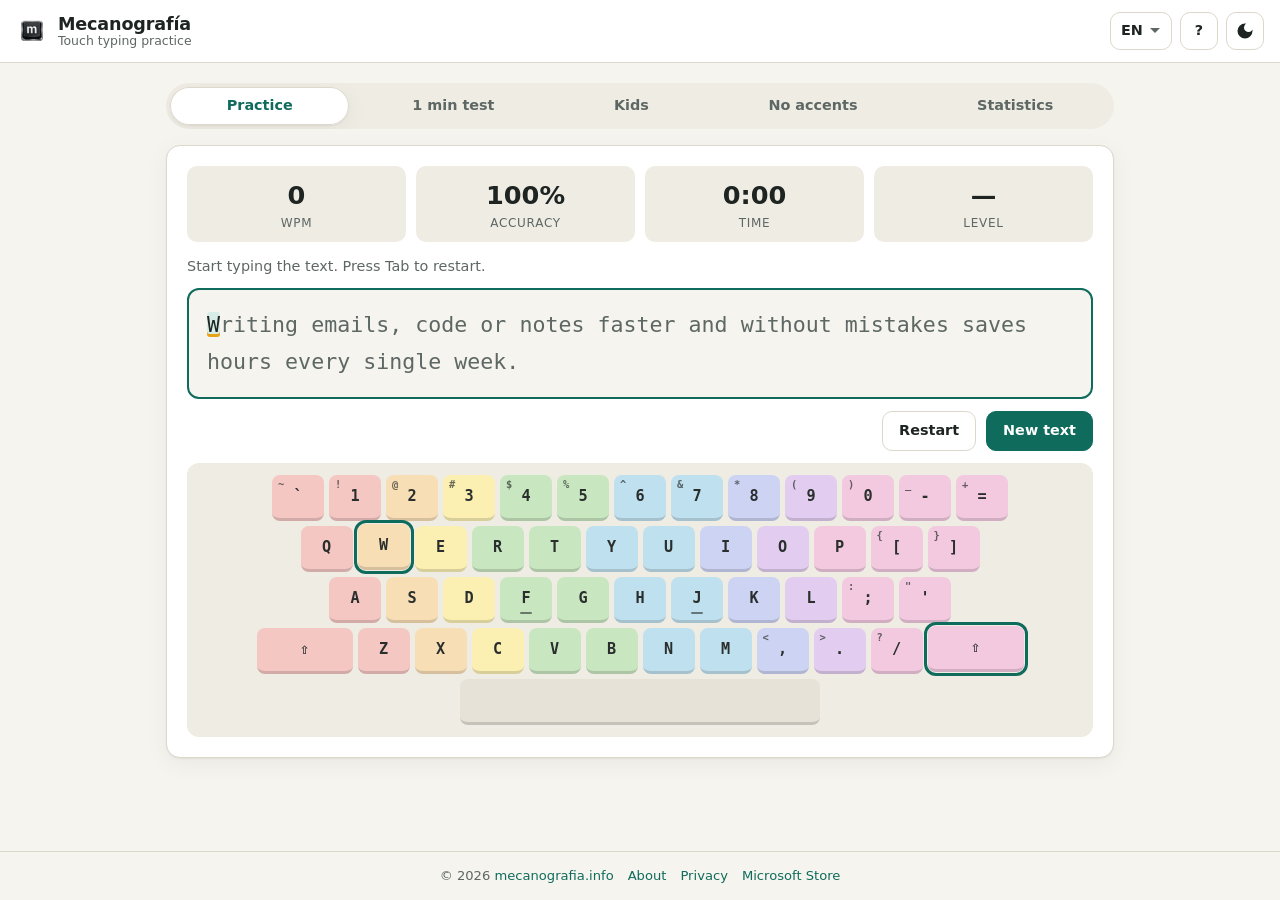
<file: index.html>
<!doctype html>
<html lang="es">
<head>
  <meta charset="utf-8">
  <meta name="viewport" content="width=device-width, initial-scale=1, viewport-fit=cover, interactive-widget=resizes-content">
  <title>Mecanografía Info</title>
  <meta name="description" content="Practica mecanografía en español gratis y sin conexión: tildes, ñ, ¿ ¡, test de velocidad, modo niños y estadísticas.">
  <meta name="theme-color" content="#0f6b5c" media="(prefers-color-scheme: light)">
  <meta name="theme-color" content="#0d1714" media="(prefers-color-scheme: dark)">
  <meta name="color-scheme" content="light dark">
  <link rel="manifest" href="manifest.webmanifest">
  <link rel="icon" href="icons/favicon.ico" sizes="any">
  <link rel="icon" href="icons/icon-96.png" sizes="96x96" type="image/png">
  <link rel="icon" href="icons/icon-32.png" sizes="32x32" type="image/png">
  <link rel="apple-touch-icon" href="icons/icon-192.png">
  <link rel="stylesheet" href="css/styles.css">
  <style>
    /* Keep the skip link hidden even if an older cached styles.css is served. */
    .skip-link:not(:focus) { position: absolute; width: 1px; height: 1px; overflow: hidden; clip: rect(0 0 0 0); white-space: nowrap; }
  </style>
  <script>
    // Apply the saved theme before first paint to avoid a flash.
    try { const t = localStorage.getItem('mi.theme'); if (t) document.documentElement.dataset.theme = t; } catch {}
  </script>
</head>
<body>
  <a class="skip-link" href="#main" data-i18n="skip">Ir al contenido</a>
  <header class="topbar">
    <a class="brand" href="./" aria-label="Mecanografía Info">
      <img src="icons/icon-96.png" alt="" width="32" height="32" class="brand-icon">
      <span class="brand-text">
        <strong>Mecanografía</strong>
        <small data-i18n="tagline">Práctica de mecanografía en español</small>
      </span>
    </a>
    <div class="top-actions">
      <button id="installBtn" class="btn btn-ghost" hidden data-i18n="install">Instalar app</button>
      <label class="visually-hidden" for="langSelect" data-i18n="language">Idioma</label>
      <select id="langSelect" class="select" aria-label="Idioma">
        <option value="es">ES</option>
        <option value="en">EN</option>
        <option value="ca">CA</option>
      </select>
      <button id="helpBtn" class="icon-btn" data-i18n-title="help" title="Ayuda" aria-label="Ayuda">?</button>
      <button id="themeBtn" class="icon-btn" data-i18n-title="theme" title="Cambiar tema" aria-label="Cambiar tema">
        <svg viewBox="0 0 24 24" width="20" height="20" aria-hidden="true"><path fill="currentColor" d="M12 3a9 9 0 1 0 9 9c0-.46-.04-.92-.1-1.36a5.4 5.4 0 0 1-9.54-4.98A5.4 5.4 0 0 1 13.36 3.1 9.3 9.3 0 0 0 12 3Z"/></svg>
      </button>
    </div>
  </header>

  <main id="main">
    <nav class="modes" role="tablist" data-i18n-title="modes" aria-label="Modos">
      <button class="mode" role="tab" data-mode="practice" data-i18n="practice" aria-selected="true">Práctica</button>
      <button class="mode" role="tab" data-mode="test" data-i18n="test" aria-selected="false">Test 1 min</button>
      <button class="mode" role="tab" data-mode="kids" data-i18n="kids" aria-selected="false">Niños</button>
      <button class="mode" role="tab" data-mode="noaccents" data-i18n="noAccents" aria-selected="false">Sin tildes</button>
      <button class="mode" role="tab" data-mode="stats" data-i18n="stats" aria-selected="false">Estadísticas</button>
    </nav>

    <section id="trainer" class="panel">
      <div class="metrics" aria-live="polite">
        <div class="metric"><span class="metric-value" id="wpm">0</span><span class="metric-label" data-i18n="wpm">PPM</span></div>
        <div class="metric"><span class="metric-value" id="acc">100%</span><span class="metric-label" data-i18n="accuracy">Precisión</span></div>
        <div class="metric"><span class="metric-value" id="time">0:00</span><span class="metric-label" data-i18n="time">Tiempo</span></div>
        <div class="metric"><span class="metric-value" id="level">—</span><span class="metric-label" data-i18n="level">Nivel</span></div>
      </div>

      <p id="hint" class="hint" data-i18n="hint">Empieza a escribir el texto. Pulsa Tab para reiniciar.</p>

      <div id="textBox" class="text-box" tabindex="0" aria-describedby="hint">
        <div id="text" class="text" aria-hidden="true"></div>
        <textarea id="input" class="typing-input" autocomplete="off" autocorrect="off" autocapitalize="none" spellcheck="false" data-i18n-title="typeHere" aria-label="Escribe aquí"></textarea>
      </div>

      <div id="result" class="result" hidden>
        <strong data-i18n="done">¡Terminado!</strong>
        <span id="resultLine"></span>
      </div>

      <div class="controls">
        <button id="restartBtn" class="btn" data-i18n="restart">Reiniciar</button>
        <button id="newBtn" class="btn btn-primary" data-i18n="newText">Nuevo texto</button>
      </div>

      <div id="keyboard" class="keyboard" aria-hidden="true"></div>
    </section>

    <section id="stats" class="panel" hidden>
      <div class="metrics">
        <div class="metric"><span class="metric-value" id="statBest">0</span><span class="metric-label" data-i18n="best">Mejor PPM</span></div>
        <div class="metric"><span class="metric-value" id="statAvg">0</span><span class="metric-label" data-i18n="avg">Media PPM</span></div>
        <div class="metric"><span class="metric-value" id="statCount">0</span><span class="metric-label" data-i18n="sessions">Sesiones</span></div>
      </div>
      <h2 data-i18n="history">Últimas sesiones</h2>
      <p id="statsEmpty" class="hint" data-i18n="empty">Aún no hay sesiones.</p>
      <div id="chart" class="chart" role="img" aria-label="PPM"></div>
      <button id="resetStats" class="btn btn-danger" data-i18n="reset">Borrar estadísticas</button>
    </section>
  </main>

  <footer class="footer">
    <span>© <span id="year"></span> <a href="https://mecanografia.info/" target="_blank" rel="noopener">mecanografia.info</a></span>
    <a href="about.html" data-i18n="about">Acerca de</a>
    <a href="privacy.html" data-i18n="privacy">Privacidad</a>
    <a href="https://apps.microsoft.com/detail/9mtgzl7g21vp" target="_blank" rel="noopener noreferrer" data-i18n="store">Microsoft Store</a>
  </footer>

  <dialog id="helpDialog" class="dialog">
    <h2 data-i18n="helpTitle">Cómo practicar</h2>
    <ul id="helpList"></ul>
    <form method="dialog"><button class="btn btn-primary" data-i18n="close">Cerrar</button></form>
  </dialog>

  <div id="toast" class="toast" role="status" hidden></div>

  <script type="module" src="js/app.js"></script>
</body>
</html>
</file>
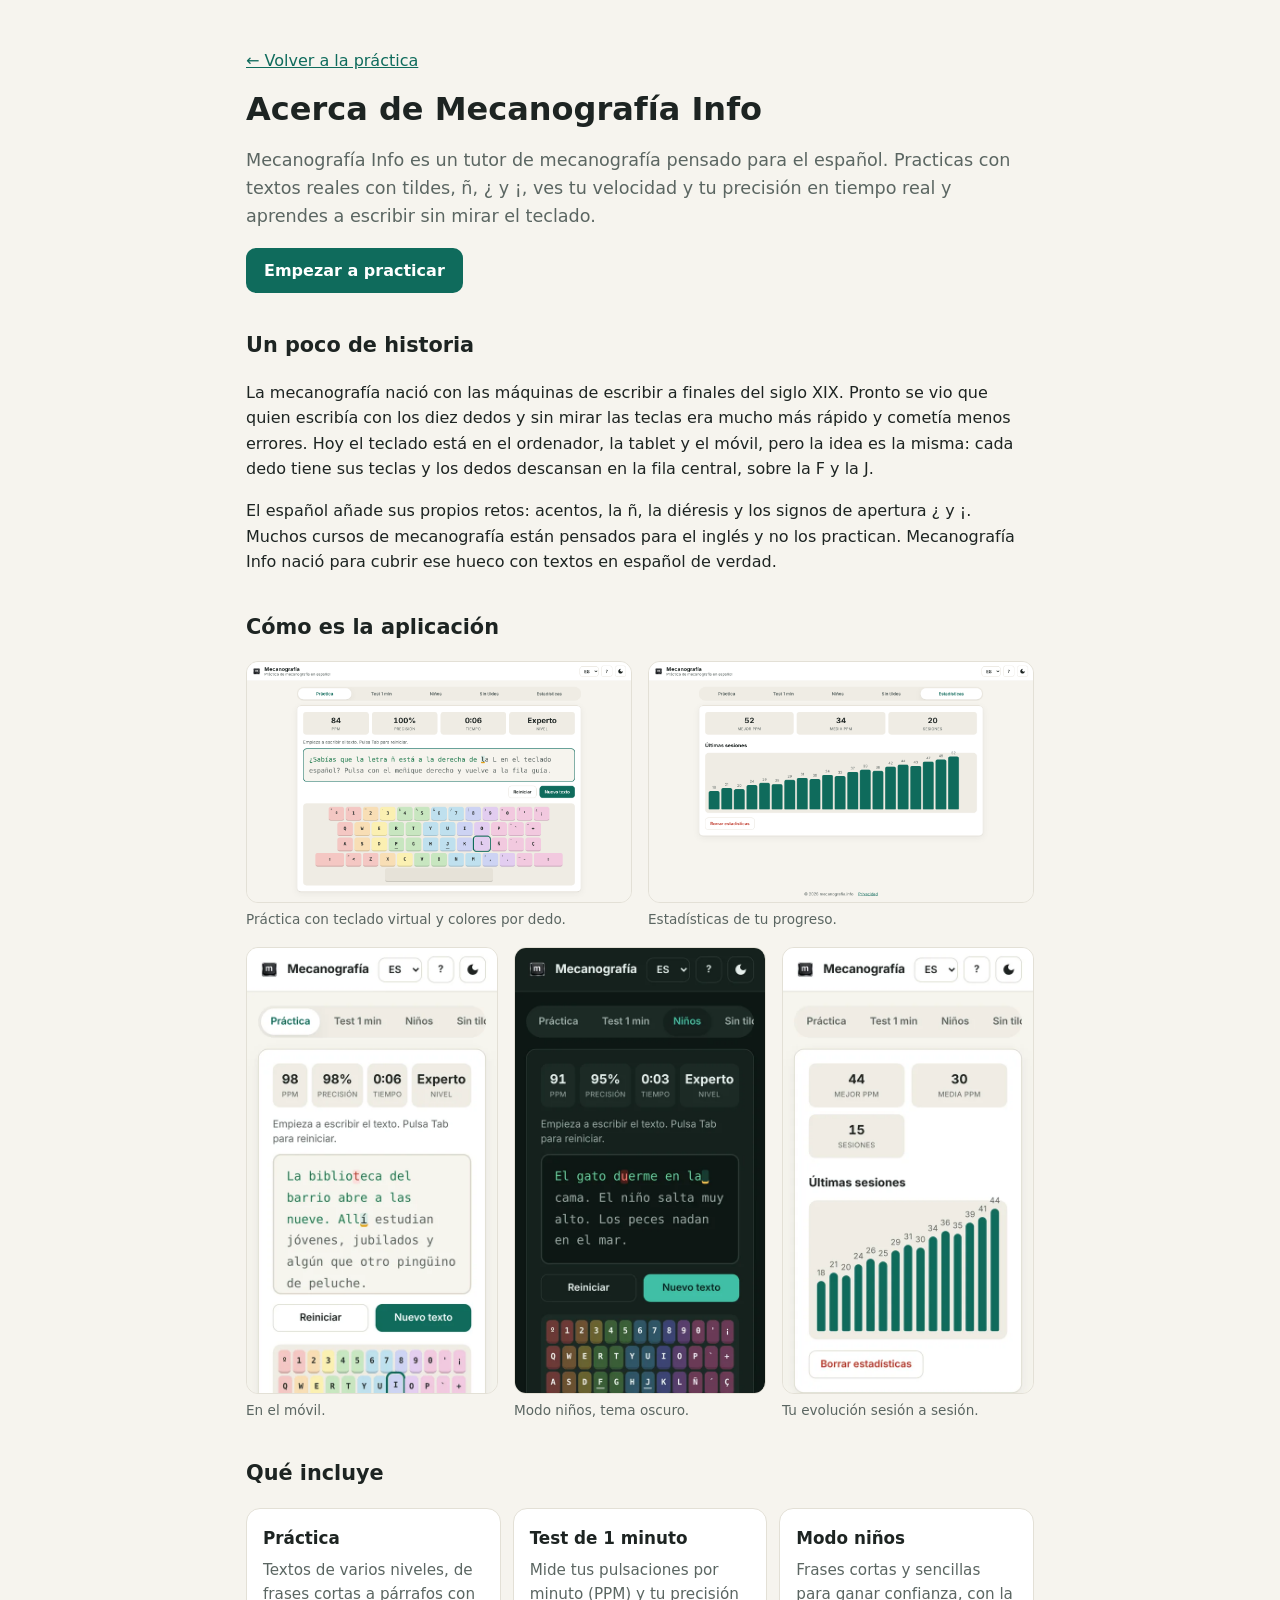
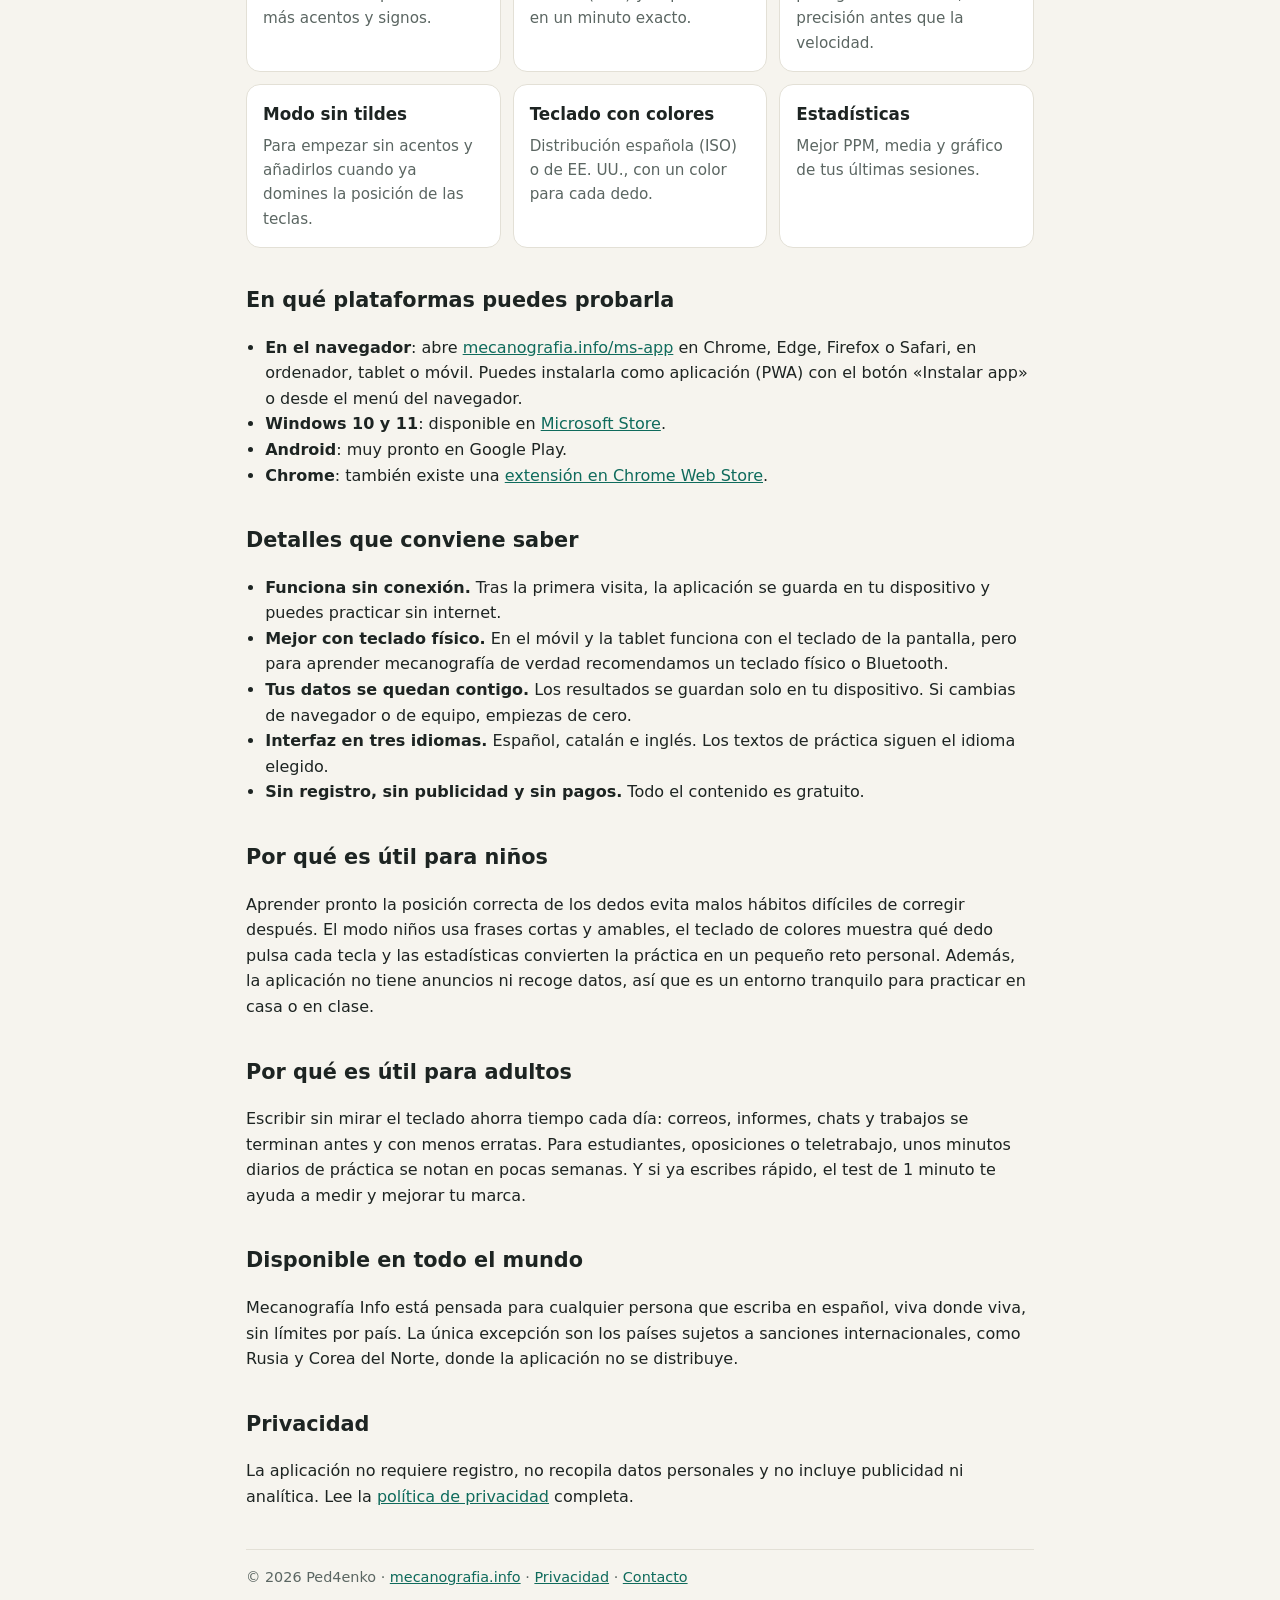
<file: about.html>
<!doctype html>
<html lang="es">
<head>
  <meta charset="utf-8">
  <meta name="viewport" content="width=device-width, initial-scale=1">
  <title>Mecanografía Info · Acerca de</title>
  <meta name="description" content="Qué es Mecanografía Info, en qué plataformas puedes usarla y por qué es útil para niños y adultos.">
  <link rel="icon" href="icons/favicon.ico" sizes="any">
  <style>
    :root { --bg: #f6f4ee; --fg: #1d2422; --muted: #5b6662; --card: #ffffff; --line: #e3e0d6; --accent: #0f6b5c; }
    @media (prefers-color-scheme: dark) { :root { --bg: #0d1714; --fg: #e8efec; --muted: #9fb0aa; --card: #13221d; --line: #22362f; --accent: #3fbfa5; } }
    * { box-sizing: border-box; }
    body { margin: 0; font: 16px/1.6 "Segoe UI", system-ui, sans-serif; background: var(--bg); color: var(--fg); }
    main { max-width: 820px; margin: 0 auto; padding: 32px 16px 48px; }
    a { color: var(--accent); }
    h1 { font-size: 2rem; line-height: 1.2; margin: 0.5rem 0 0.75rem; }
    h2 { margin-top: 2.25rem; font-size: 1.3rem; }
    .lead { font-size: 1.1rem; color: var(--muted); }
    .grid { display: grid; gap: 12px; grid-template-columns: repeat(auto-fit, minmax(220px, 1fr)); }
    .card { background: var(--card); border: 1px solid var(--line); border-radius: 14px; padding: 16px; }
    .card h3 { margin: 0 0 6px; font-size: 1.05rem; }
    .card p { margin: 0; color: var(--muted); font-size: 0.95rem; }
    figure { margin: 0; }
    figure img { width: 100%; height: auto; display: block; border-radius: 12px; border: 1px solid var(--line); }
    figcaption { font-size: 0.85rem; color: var(--muted); margin-top: 6px; }
    .shots-wide { display: grid; gap: 16px; grid-template-columns: repeat(auto-fit, minmax(300px, 1fr)); }
    .shots-phone { display: grid; gap: 16px; grid-template-columns: repeat(3, 1fr); margin-top: 16px; }
    @media (max-width: 520px) { .shots-phone { grid-template-columns: repeat(2, 1fr); } }
    ul { padding-left: 1.2rem; }
    .btn { display: inline-block; background: var(--accent); color: #fff; text-decoration: none; padding: 10px 18px; border-radius: 10px; font-weight: 600; }
    @media (prefers-color-scheme: dark) { .btn { color: #0d1714; } }
    footer { border-top: 1px solid var(--line); margin-top: 40px; padding-top: 16px; font-size: 0.9rem; color: var(--muted); }
  </style>
</head>
<body>
  <main>
    <p><a href="./">← Volver a la práctica</a></p>
    <h1>Acerca de Mecanografía Info</h1>
    <p class="lead">Mecanografía Info es un tutor de mecanografía pensado para el español. Practicas con textos reales con tildes, ñ, ¿ y ¡, ves tu velocidad y tu precisión en tiempo real y aprendes a escribir sin mirar el teclado.</p>
    <p><a class="btn" href="./">Empezar a practicar</a></p>

    <h2>Un poco de historia</h2>
    <p>La mecanografía nació con las máquinas de escribir a finales del siglo XIX. Pronto se vio que quien escribía con los diez dedos y sin mirar las teclas era mucho más rápido y cometía menos errores. Hoy el teclado está en el ordenador, la tablet y el móvil, pero la idea es la misma: cada dedo tiene sus teclas y los dedos descansan en la fila central, sobre la F y la J.</p>
    <p>El español añade sus propios retos: acentos, la ñ, la diéresis y los signos de apertura ¿ y ¡. Muchos cursos de mecanografía están pensados para el inglés y no los practican. Mecanografía Info nació para cubrir ese hueco con textos en español de verdad.</p>

    <h2>Cómo es la aplicación</h2>
    <div class="shots-wide">
      <figure>
        <img src="screenshots/wide-practice.png" width="1280" height="800" alt="Modo práctica con texto en español y teclado virtual con colores por dedo" loading="lazy">
        <figcaption>Práctica con teclado virtual y colores por dedo.</figcaption>
      </figure>
      <figure>
        <img src="screenshots/wide-stats.png" width="1280" height="800" alt="Estadísticas con la mejor velocidad, la media y el gráfico de sesiones" loading="lazy">
        <figcaption>Estadísticas de tu progreso.</figcaption>
      </figure>
    </div>
    <div class="shots-phone">
      <figure>
        <img src="screenshots/phone/1-practice.webp" width="540" height="960" alt="Práctica en el móvil" loading="lazy">
        <figcaption>En el móvil.</figcaption>
      </figure>
      <figure>
        <img src="screenshots/phone/3-kids-dark.webp" width="540" height="960" alt="Modo niños con tema oscuro" loading="lazy">
        <figcaption>Modo niños, tema oscuro.</figcaption>
      </figure>
      <figure>
        <img src="screenshots/phone/5-stats.webp" width="540" height="960" alt="Estadísticas en el móvil" loading="lazy">
        <figcaption>Tu evolución sesión a sesión.</figcaption>
      </figure>
    </div>

    <h2>Qué incluye</h2>
    <div class="grid">
      <div class="card"><h3>Práctica</h3><p>Textos de varios niveles, de frases cortas a párrafos con más acentos y signos.</p></div>
      <div class="card"><h3>Test de 1 minuto</h3><p>Mide tus pulsaciones por minuto (PPM) y tu precisión en un minuto exacto.</p></div>
      <div class="card"><h3>Modo niños</h3><p>Frases cortas y sencillas para ganar confianza, con la precisión antes que la velocidad.</p></div>
      <div class="card"><h3>Modo sin tildes</h3><p>Para empezar sin acentos y añadirlos cuando ya domines la posición de las teclas.</p></div>
      <div class="card"><h3>Teclado con colores</h3><p>Distribución española (ISO) o de EE. UU., con un color para cada dedo.</p></div>
      <div class="card"><h3>Estadísticas</h3><p>Mejor PPM, media y gráfico de tus últimas sesiones.</p></div>
    </div>

    <h2>En qué plataformas puedes probarla</h2>
    <ul>
      <li><strong>En el navegador</strong>: abre <a href="./">mecanografia.info/ms-app</a> en Chrome, Edge, Firefox o Safari, en ordenador, tablet o móvil. Puedes instalarla como aplicación (PWA) con el botón «Instalar app» o desde el menú del navegador.</li>
      <li><strong>Windows 10 y 11</strong>: disponible en <a href="https://apps.microsoft.com/detail/9mtgzl7g21vp" target="_blank" rel="noopener noreferrer">Microsoft Store</a>.</li>
      <li><strong>Android</strong>: muy pronto en Google Play.</li>
      <li><strong>Chrome</strong>: también existe una <a href="https://chromewebstore.google.com/detail/kjafeldbajjbpnjpjdpiahmccpkgmmgb" target="_blank" rel="noopener noreferrer">extensión en Chrome Web Store</a>.</li>
    </ul>

    <h2>Detalles que conviene saber</h2>
    <ul>
      <li><strong>Funciona sin conexión.</strong> Tras la primera visita, la aplicación se guarda en tu dispositivo y puedes practicar sin internet.</li>
      <li><strong>Mejor con teclado físico.</strong> En el móvil y la tablet funciona con el teclado de la pantalla, pero para aprender mecanografía de verdad recomendamos un teclado físico o Bluetooth.</li>
      <li><strong>Tus datos se quedan contigo.</strong> Los resultados se guardan solo en tu dispositivo. Si cambias de navegador o de equipo, empiezas de cero.</li>
      <li><strong>Interfaz en tres idiomas.</strong> Español, catalán e inglés. Los textos de práctica siguen el idioma elegido.</li>
      <li><strong>Sin registro, sin publicidad y sin pagos.</strong> Todo el contenido es gratuito.</li>
    </ul>

    <h2>Por qué es útil para niños</h2>
    <p>Aprender pronto la posición correcta de los dedos evita malos hábitos difíciles de corregir después. El modo niños usa frases cortas y amables, el teclado de colores muestra qué dedo pulsa cada tecla y las estadísticas convierten la práctica en un pequeño reto personal. Además, la aplicación no tiene anuncios ni recoge datos, así que es un entorno tranquilo para practicar en casa o en clase.</p>

    <h2>Por qué es útil para adultos</h2>
    <p>Escribir sin mirar el teclado ahorra tiempo cada día: correos, informes, chats y trabajos se terminan antes y con menos erratas. Para estudiantes, oposiciones o teletrabajo, unos minutos diarios de práctica se notan en pocas semanas. Y si ya escribes rápido, el test de 1 minuto te ayuda a medir y mejorar tu marca.</p>

    <h2>Disponible en todo el mundo</h2>
    <p>Mecanografía Info está pensada para cualquier persona que escriba en español, viva donde viva, sin límites por país. La única excepción son los países sujetos a sanciones internacionales, como Rusia y Corea del Norte, donde la aplicación no se distribuye.</p>

    <h2>Privacidad</h2>
    <p>La aplicación no requiere registro, no recopila datos personales y no incluye publicidad ni analítica. Lee la <a href="privacy.html">política de privacidad</a> completa.</p>

    <footer>
      © 2026 Ped4enko · <a href="https://mecanografia.info/">mecanografia.info</a> · <a href="privacy.html">Privacidad</a> · <a href="https://mecanografia.info/contact/">Contacto</a>
    </footer>
  </main>
</body>
</html>
</file>
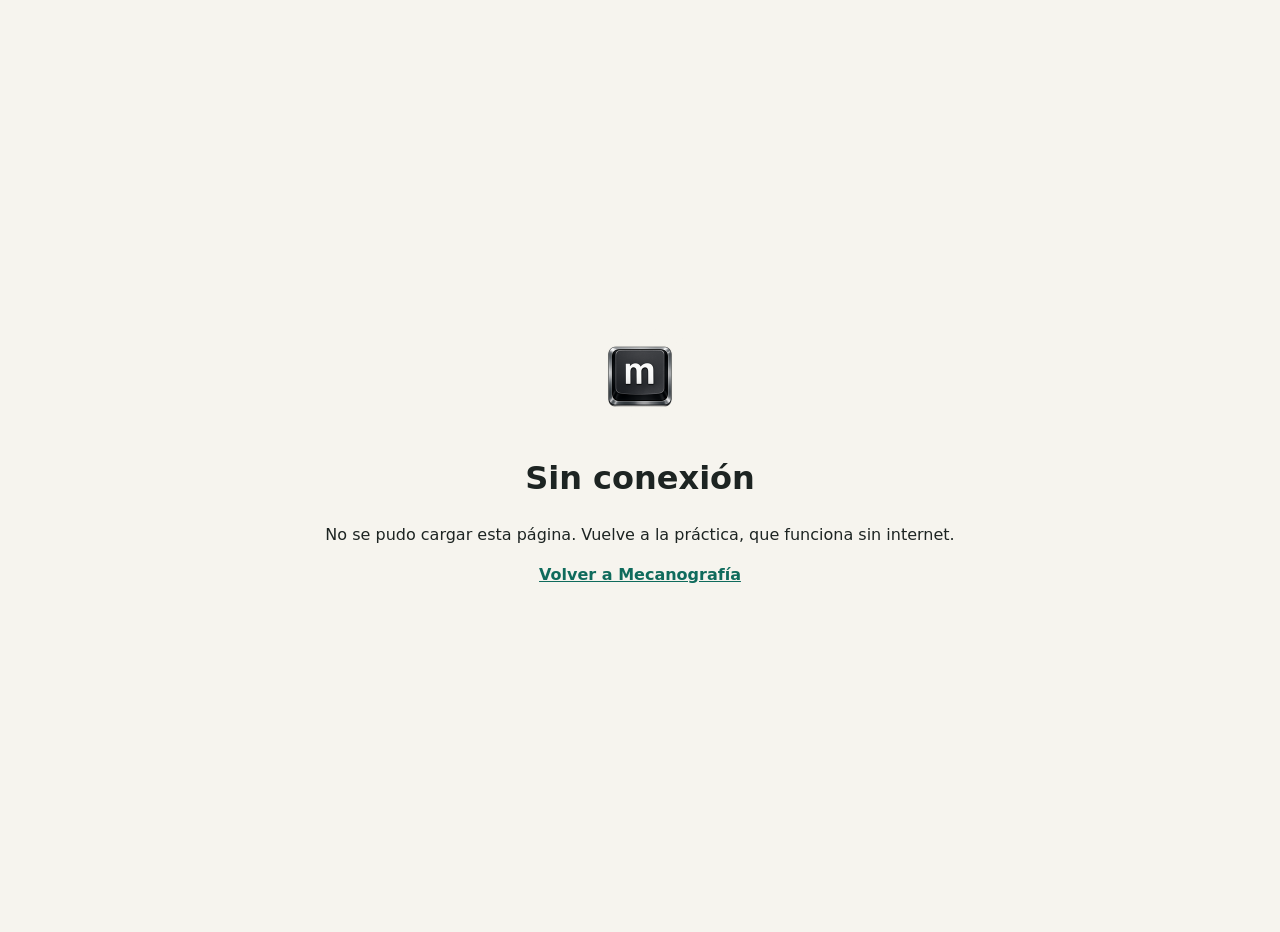
<file: offline.html>
<!doctype html>
<html lang="es">
<head>
  <meta charset="utf-8">
  <meta name="viewport" content="width=device-width, initial-scale=1">
  <title>Mecanografía Info · Sin conexión</title>
  <style>
    body { margin: 0; min-height: 100vh; display: grid; place-items: center; font: 16px/1.5 "Segoe UI", system-ui, sans-serif; background: #f6f4ee; color: #1d2422; text-align: center; padding: 16px; }
    @media (prefers-color-scheme: dark) { body { background: #0d1714; color: #e8efec; } }
    a { color: #0f6b5c; font-weight: 600; }
  </style>
</head>
<body>
  <main>
    <img src="icons/icon-192.png" alt="" width="96" height="96">
    <h1>Sin conexión</h1>
    <p>No se pudo cargar esta página. Vuelve a la práctica, que funciona sin internet.</p>
    <p><a href="./">Volver a Mecanografía</a></p>
  </main>
</body>
</html>
</file>
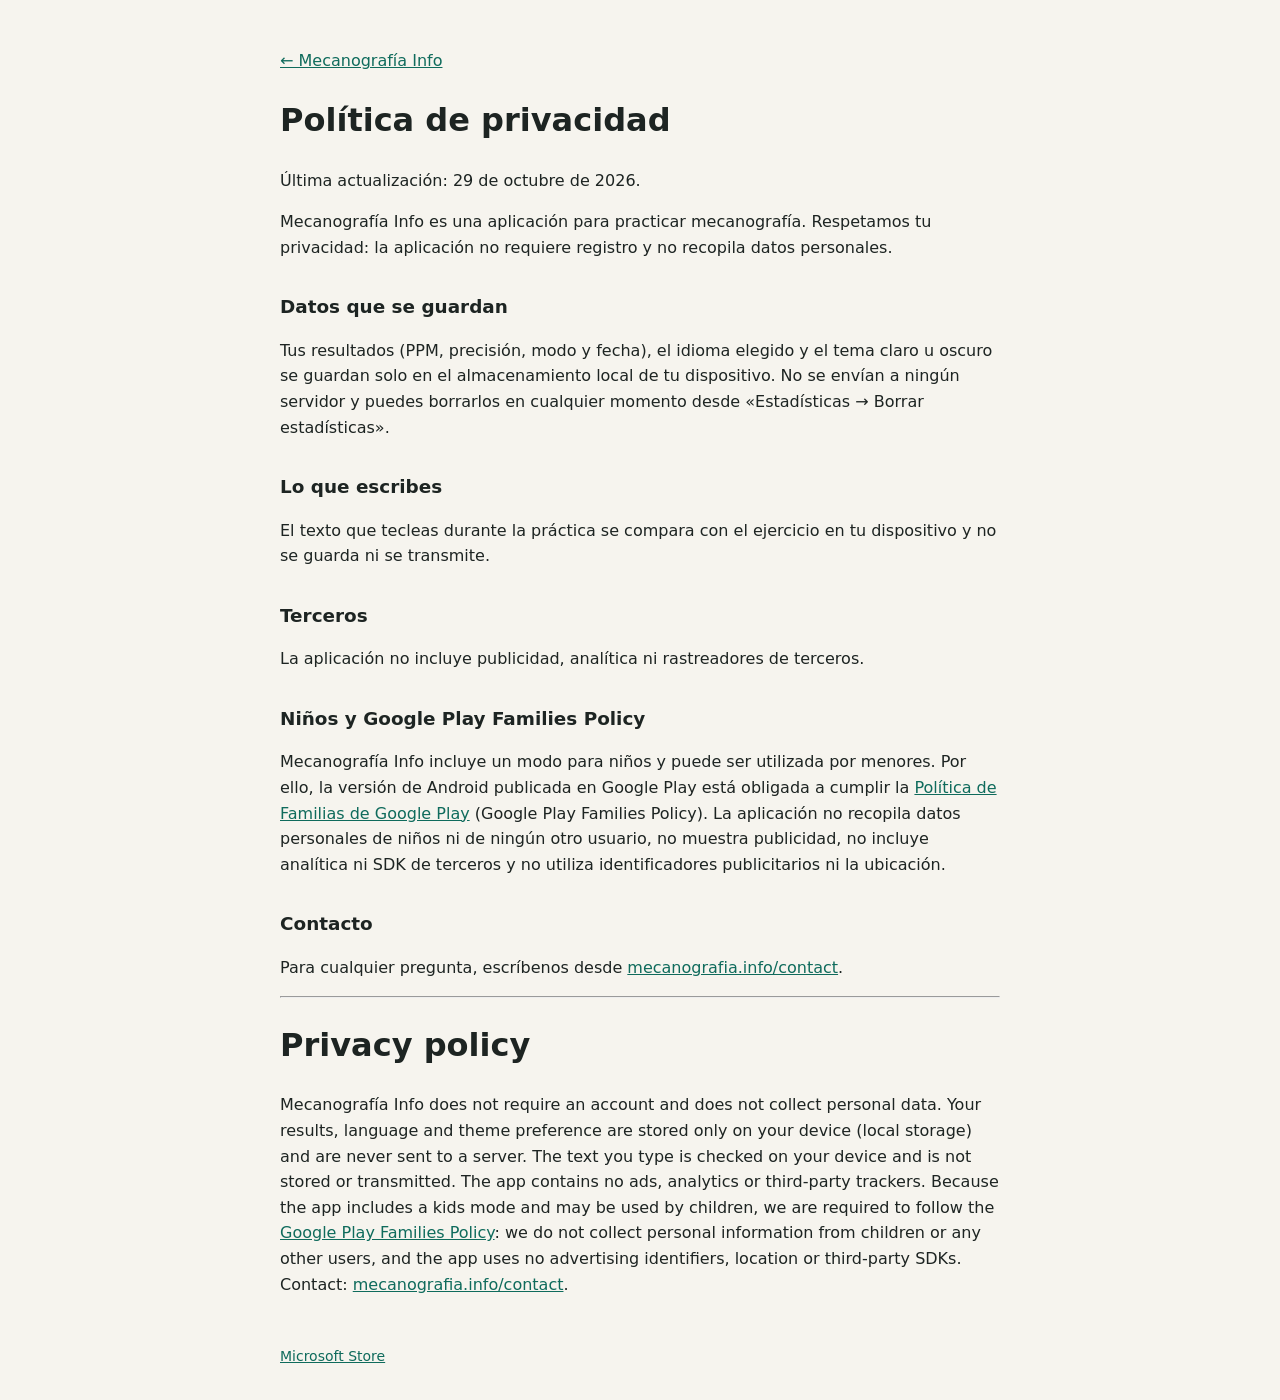
<file: privacy.html>
<!doctype html>
<html lang="es">
<head>
  <meta charset="utf-8">
  <meta name="viewport" content="width=device-width, initial-scale=1">
  <title>Mecanografía Info · Privacidad</title>
  <link rel="icon" href="icons/favicon.ico" sizes="any">
  <style>
    body { margin: 0; font: 16px/1.6 "Segoe UI", system-ui, sans-serif; background: #f6f4ee; color: #1d2422; }
    @media (prefers-color-scheme: dark) { body { background: #0d1714; color: #e8efec; } a { color: #3fbfa5; } }
    main { max-width: 720px; margin: 0 auto; padding: 32px 16px; }
    a { color: #0f6b5c; }
    h2 { margin-top: 2rem; font-size: 1.15rem; }
  </style>
</head>
<body>
  <main>
    <p><a href="./">← Mecanografía Info</a></p>
    <h1>Política de privacidad</h1>
    <p>Última actualización: 29 de octubre de 2026.</p>
    <p>Mecanografía Info es una aplicación para practicar mecanografía. Respetamos tu privacidad: la aplicación no requiere registro y no recopila datos personales.</p>
    <h2>Datos que se guardan</h2>
    <p>Tus resultados (PPM, precisión, modo y fecha), el idioma elegido y el tema claro u oscuro se guardan solo en el almacenamiento local de tu dispositivo. No se envían a ningún servidor y puedes borrarlos en cualquier momento desde «Estadísticas → Borrar estadísticas».</p>
    <h2>Lo que escribes</h2>
    <p>El texto que tecleas durante la práctica se compara con el ejercicio en tu dispositivo y no se guarda ni se transmite.</p>
    <h2>Terceros</h2>
    <p>La aplicación no incluye publicidad, analítica ni rastreadores de terceros.</p>
    <h2>Niños y Google Play Families Policy</h2>
    <p>Mecanografía Info incluye un modo para niños y puede ser utilizada por menores. Por ello, la versión de Android publicada en Google Play está obligada a cumplir la <a href="https://support.google.com/googleplay/android-developer/answer/9893335" target="_blank" rel="noopener noreferrer">Política de Familias de Google Play</a> (Google Play Families Policy). La aplicación no recopila datos personales de niños ni de ningún otro usuario, no muestra publicidad, no incluye analítica ni SDK de terceros y no utiliza identificadores publicitarios ni la ubicación.</p>
    <h2>Contacto</h2>
    <p>Para cualquier pregunta, escríbenos desde <a href="https://mecanografia.info/contact/">mecanografia.info/contact</a>.</p>

    <hr>
    <h1 lang="en">Privacy policy</h1>
    <p lang="en">Mecanografía Info does not require an account and does not collect personal data. Your results, language and theme preference are stored only on your device (local storage) and are never sent to a server. The text you type is checked on your device and is not stored or transmitted. The app contains no ads, analytics or third-party trackers. Because the app includes a kids mode and may be used by children, we are required to follow the <a href="https://support.google.com/googleplay/android-developer/answer/9893335" target="_blank" rel="noopener noreferrer">Google Play Families Policy</a>: we do not collect personal information from children or any other users, and the app uses no advertising identifiers, location or third-party SDKs. Contact: <a href="https://mecanografia.info/contact/">mecanografia.info/contact</a>.</p>
  </main>
  <footer style="max-width:720px;margin:0 auto;padding:0 16px 32px;font-size:0.875rem">
    <a href="https://apps.microsoft.com/detail/9mtgzl7g21vp" target="_blank" rel="noopener noreferrer">Microsoft Store</a>
  </footer>
</body>
</html>
</file>
<file: css/styles.css>
:root {
  --bg: #f6f4ee;
  --surface: #ffffff;
  --surface-2: #efece4;
  --ink: #1d2422;
  --muted: #5d6764;
  --line: #ddd8cc;
  --accent: #0f6b5c;
  --accent-ink: #ffffff;
  --accent-soft: #d8ece7;
  --ok: #1f7a4d;
  --err: #c0392b;
  --err-bg: #fbe1dd;
  --cursor: #e8a317;
  --shadow: 0 1px 2px rgb(0 0 0 / .06), 0 6px 24px rgb(0 0 0 / .05);
  /* Finger colours */
  --f-lp: #f4c7c3; --f-lr: #f8deb5; --f-lm: #fbf0b2; --f-li: #c8e6c0;
  --f-ri: #bfe0ee; --f-rm: #cdd3f3; --f-rr: #e2cdf0; --f-rp: #f2c9df; --f-th: #e6e2d8;
  --key-ink: #2a2f2d;
  --radius: 14px;
  --font: "Segoe UI Variable", "Segoe UI", system-ui, -apple-system, Roboto, sans-serif;
  --mono: "Cascadia Mono", "Consolas", ui-monospace, "SFMono-Regular", monospace;
  color-scheme: light;
}

@media (prefers-color-scheme: dark) {
  :root:not([data-theme="light"]) {
    --bg: #0d1714; --surface: #15211d; --surface-2: #1c2a25; --ink: #e8efec; --muted: #9aaba5;
    --line: #2a3a34; --accent: #3fbfa5; --accent-ink: #06231d; --accent-soft: #173a32;
    --ok: #5fd39a; --err: #ff7b6b; --err-bg: #4a1f1a; --cursor: #f5b942;
    --shadow: 0 1px 2px rgb(0 0 0 / .4);
    --f-lp: #6b3a37; --f-lr: #6b5131; --f-lm: #6a6230; --f-li: #3a5f37;
    --f-ri: #2f5566; --f-rm: #3c4473; --f-rr: #573e6c; --f-rp: #6a3a55; --f-th: #33403b;
    --key-ink: #eef3f1;
    color-scheme: dark;
  }
}
:root[data-theme="dark"] {
  --bg: #0d1714; --surface: #15211d; --surface-2: #1c2a25; --ink: #e8efec; --muted: #9aaba5;
  --line: #2a3a34; --accent: #3fbfa5; --accent-ink: #06231d; --accent-soft: #173a32;
  --ok: #5fd39a; --err: #ff7b6b; --err-bg: #4a1f1a; --cursor: #f5b942;
  --shadow: 0 1px 2px rgb(0 0 0 / .4);
  --f-lp: #6b3a37; --f-lr: #6b5131; --f-lm: #6a6230; --f-li: #3a5f37;
  --f-ri: #2f5566; --f-rm: #3c4473; --f-rr: #573e6c; --f-rp: #6a3a55; --f-th: #33403b;
  --key-ink: #eef3f1;
  color-scheme: dark;
}

* { box-sizing: border-box; }
html, body { margin: 0; }
body {
  min-height: 100vh;
  min-height: 100dvh;
  display: flex;
  flex-direction: column;
  background: var(--bg);
  color: var(--ink);
  font: 16px/1.5 var(--font);
  -webkit-font-smoothing: antialiased;
}
[hidden] { display: none !important; }
.visually-hidden { position: absolute; width: 1px; height: 1px; overflow: hidden; clip: rect(0 0 0 0); }
.skip-link {
  position: absolute;
  left: 12px;
  top: 0;
  z-index: 100;
  padding: 8px 14px;
  border-radius: 0 0 10px 10px;
  background: var(--accent);
  color: var(--accent-ink);
  font-weight: 600;
  text-decoration: none;
  transform: translateY(-120%);
}
.skip-link:focus { transform: translateY(0); outline: none; }
a { color: var(--accent); }
h2 { font-size: 1.05rem; margin: 1.5rem 0 .75rem; }

/* Title bar area for installed app (Window Controls Overlay) */
.topbar {
  display: flex;
  align-items: center;
  justify-content: space-between;
  gap: 12px;
  padding: 12px max(16px, env(safe-area-inset-right)) 12px max(16px, env(safe-area-inset-left));
  padding-left: max(16px, env(titlebar-area-x, 16px));
  min-height: env(titlebar-area-height, 56px);
  border-bottom: 1px solid var(--line);
  background: var(--surface);
  -webkit-app-region: drag;
  app-region: drag;
}
.topbar button, .topbar select, .topbar a { -webkit-app-region: no-drag; app-region: no-drag; }
.brand { display: flex; align-items: center; gap: 10px; text-decoration: none; color: inherit; min-width: 0; }
.brand-icon { border-radius: 7px; flex-shrink: 0; }
.brand-text { display: flex; flex-direction: column; line-height: 1.15; min-width: 0; }
.brand-text strong { font-size: 1.1rem; letter-spacing: -.01em; overflow: hidden; text-overflow: ellipsis; white-space: nowrap; }
.brand-text small { color: var(--muted); font-size: .78rem; overflow: hidden; text-overflow: ellipsis; white-space: nowrap; }
.top-actions { display: flex; align-items: center; gap: 8px; flex-shrink: 0; }

main {
  flex: 1;
  width: 100%;
  max-width: 980px;
  margin: 0 auto;
  padding: 20px 16px 24px;
}

.modes {
  display: flex;
  gap: 6px;
  overflow-x: auto;
  -webkit-overflow-scrolling: touch;
  padding: 4px;
  margin-bottom: 16px;
  background: var(--surface-2);
  border-radius: 999px;
  scrollbar-width: none;
}
.modes::-webkit-scrollbar { display: none; }
.mode {
  flex: 1 0 auto;
  border: 0;
  background: transparent;
  color: var(--muted);
  font: inherit;
  font-weight: 600;
  font-size: .9rem;
  padding: 8px 14px;
  border-radius: 999px;
  cursor: pointer;
  white-space: nowrap;
}
.mode:hover { color: var(--ink); }
.mode.active { background: var(--surface); color: var(--accent); box-shadow: var(--shadow), inset 0 0 0 1px var(--line); }

.panel {
  background: var(--surface);
  border: 1px solid var(--line);
  border-radius: var(--radius);
  padding: 20px;
  box-shadow: var(--shadow);
}

.metrics { display: grid; grid-template-columns: repeat(auto-fit, minmax(110px, 1fr)); gap: 10px; }
.metric {
  display: flex;
  flex-direction: column;
  align-items: center;
  padding: 10px 8px;
  background: var(--surface-2);
  border-radius: 10px;
}
.metric-value { font-size: 1.6rem; font-weight: 700; font-variant-numeric: tabular-nums; }
.metric-label { font-size: .75rem; text-transform: uppercase; letter-spacing: .06em; color: var(--muted); }

.hint { color: var(--muted); font-size: .9rem; margin: 14px 0 10px; }

.text-box {
  position: relative;
  min-height: 4.5em;
  padding: 16px 18px;
  border: 2px solid var(--line);
  border-radius: 12px;
  background: var(--bg);
  cursor: text;
  font-size: 1.35rem;
  line-height: 1.75;
}
.text-box:focus-within { border-color: var(--accent); }
.text {
  position: relative;
  /* The text scrolls inside the padding, showing whole lines only (never a half-cut line). */
  max-height: calc(5 * 1.75em);
  overflow: hidden;
  scroll-behavior: smooth;
  font-family: var(--mono);
  color: var(--muted);
  word-break: break-word;
  white-space: pre-wrap;
}
.text span { border-radius: 3px; }
.text .ok { color: var(--ok); }
.text .err { color: var(--err); background: var(--err-bg); }
.text .err.space { text-decoration: underline wavy var(--err); }
.text .current { color: var(--ink); box-shadow: inset 0 -3px 0 var(--cursor); background: var(--accent-soft); }
.typing-input {
  position: absolute;
  inset: 0;
  opacity: 0;
  resize: none;
  border: 0;
  font-size: 16px;
  color: transparent;
  background: transparent;
  caret-color: transparent;
}

.result {
  display: flex;
  flex-wrap: wrap;
  gap: 8px;
  align-items: baseline;
  margin-top: 12px;
  padding: 12px 14px;
  background: var(--accent-soft);
  border-radius: 10px;
}
.result strong { color: var(--accent); }

.controls { display: flex; gap: 10px; justify-content: flex-end; margin: 12px 0; }

.btn, .select, .icon-btn {
  font: inherit;
  font-size: .9rem;
  font-weight: 600;
  border-radius: 10px;
  border: 1px solid var(--line);
  background: var(--surface);
  color: var(--ink);
  padding: 8px 16px;
  cursor: pointer;
}
.btn:hover, .icon-btn:hover, .select:hover { border-color: var(--accent); }
.btn:focus-visible, .icon-btn:focus-visible, .mode:focus-visible, .select:focus-visible {
  outline: 2px solid var(--accent); outline-offset: 2px;
}
.btn-primary { background: var(--accent); border-color: var(--accent); color: var(--accent-ink); }
.btn-ghost { background: transparent; }
.btn-danger { color: var(--err); margin-top: 16px; }
.select {
  height: 38px;
  padding: 0 28px 0 10px;
  appearance: none;
  background-image: url("data:image/svg+xml,%3Csvg xmlns='http://www.w3.org/2000/svg' width='12' height='8' viewBox='0 0 12 8'%3E%3Cpath fill='%235d6764' d='M1 1l5 5 5-5'/%3E%3C/svg%3E");
  background-repeat: no-repeat;
  background-position: right 10px center;
}
@media (prefers-color-scheme: dark) {
  :root:not([data-theme="light"]) .select {
    background-image: url("data:image/svg+xml,%3Csvg xmlns='http://www.w3.org/2000/svg' width='12' height='8' viewBox='0 0 12 8'%3E%3Cpath fill='%239aaba5' d='M1 1l5 5 5-5'/%3E%3C/svg%3E");
  }
}
:root[data-theme="dark"] .select {
  background-image: url("data:image/svg+xml,%3Csvg xmlns='http://www.w3.org/2000/svg' width='12' height='8' viewBox='0 0 12 8'%3E%3Cpath fill='%239aaba5' d='M1 1l5 5 5-5'/%3E%3C/svg%3E");
}
.icon-btn { width: 38px; height: 38px; padding: 0; display: inline-grid; place-items: center; }

/* Keyboard */
.keyboard {
  display: flex;
  flex-direction: column;
  gap: 5px;
  padding: 12px;
  background: var(--surface-2);
  border-radius: 12px;
  user-select: none;
}
.kb-row { display: flex; gap: 5px; justify-content: center; }
.key {
  position: relative;
  flex: 0 1 52px;
  min-width: 0;
  height: 46px;
  display: grid;
  place-items: center;
  border-radius: 8px;
  color: var(--key-ink);
  font-family: var(--mono);
  font-size: .95rem;
  font-weight: 600;
  border-bottom: 3px solid rgb(0 0 0 / .14);
  transition: transform .08s ease;
}
.key[data-shifted]::before {
  content: attr(data-shifted);
  position: absolute;
  top: 2px;
  left: 6px;
  font-size: .65rem;
  opacity: .7;
}
.key.bump::after {
  content: "";
  position: absolute;
  bottom: 6px;
  width: 12px;
  height: 2px;
  border-radius: 2px;
  background: currentColor;
  opacity: .6;
}
.key.wide { flex-basis: 96px; }
.key.space { flex-basis: 360px; }
.key.next { outline: 3px solid var(--accent); outline-offset: 1px; transform: translateY(-2px); }
.f-lp { background: var(--f-lp); } .f-lr { background: var(--f-lr); }
.f-lm { background: var(--f-lm); } .f-li { background: var(--f-li); }
.f-ri { background: var(--f-ri); } .f-rm { background: var(--f-rm); }
.f-rr { background: var(--f-rr); } .f-rp { background: var(--f-rp); }
.f-th { background: var(--f-th); }

/* Stats chart */
.chart {
  display: flex;
  align-items: flex-end;
  gap: 6px;
  height: 200px;
  padding: 12px;
  background: var(--surface-2);
  border-radius: 12px;
}
.chart:empty { display: none; }
.bar {
  position: relative;
  flex: 1;
  max-width: 36px;
  background: var(--accent);
  border-radius: 6px 6px 2px 2px;
}
.bar span {
  position: absolute;
  top: -20px;
  left: 50%;
  transform: translateX(-50%);
  font-size: .72rem;
  color: var(--muted);
}

.footer {
  display: flex;
  flex-wrap: wrap;
  justify-content: center;
  align-items: center;
  gap: 8px 14px;
  padding: 14px 16px calc(14px + env(safe-area-inset-bottom));
  color: var(--muted);
  font-size: .82rem;
  border-top: 1px solid var(--line);
}
.footer a { text-decoration: none; border-radius: 4px; }
.footer a:focus-visible, .brand:focus-visible { outline: 2px solid var(--accent); outline-offset: 2px; }
.footer a:hover { text-decoration: underline; }

.dialog {
  max-width: 520px;
  border: 1px solid var(--line);
  border-radius: var(--radius);
  background: var(--surface);
  color: var(--ink);
  padding: 20px 24px;
}
.dialog::backdrop { background: rgb(0 0 0 / .4); }
.dialog h2 { margin-top: 0; }
.dialog li { margin-bottom: 8px; }
.dialog form { display: flex; justify-content: flex-end; }

.toast {
  position: fixed;
  left: 50%;
  bottom: max(20px, env(safe-area-inset-bottom));
  transform: translateX(-50%);
  display: flex;
  align-items: center;
  gap: 12px;
  padding: 10px 16px;
  background: var(--ink);
  color: var(--bg);
  border-radius: 12px;
  box-shadow: var(--shadow);
  z-index: 10;
  max-width: calc(100vw - 32px);
}

@media (max-width: 640px) {
  .brand-text small { display: none; }
  main { padding: 14px 12px 20px; }
  .panel { padding: 14px; }
  #trainer .metrics { grid-template-columns: repeat(4, 1fr); gap: 6px; }
  .metric-value { font-size: 1.15rem; }
  .metric-label { font-size: .65rem; letter-spacing: .03em; }
  .text-box { font-size: 1.1rem; min-height: 3.8em; }
  /* Five tabs don't fit a phone width: wrap them instead of hiding Stats off-screen. */
  .modes { display: grid; grid-template-columns: repeat(6, 1fr); border-radius: 18px; gap: 4px; margin-bottom: 12px; }
  .mode { grid-column: span 2; padding: 7px 6px; font-size: .85rem; white-space: normal; line-height: 1.2; }
  .mode:nth-child(n+4) { grid-column: span 3; }
  #stats .metrics { grid-template-columns: repeat(3, 1fr); gap: 6px; }
  .key { height: 34px; font-size: .72rem; border-radius: 6px; }
  .key[data-shifted]::before { display: none; }
  .kb-row, .keyboard { gap: 3px; }
  .keyboard { padding: 8px; }
  .controls { justify-content: stretch; margin-top: 10px; }
  .controls .btn { flex: 1; min-height: 42px; }
  .icon-btn { width: 40px; height: 40px; }
  .select { height: 40px; }
}

@media (max-width: 360px) {
  .topbar { gap: 8px; padding-left: 12px; padding-right: 12px; }
  .top-actions { gap: 6px; }
  .brand { gap: 8px; }
  .brand-icon { width: 28px; height: 28px; }
}

@media (prefers-reduced-motion: reduce) {
  .key { transition: none; }
  .text { scroll-behavior: auto; }
}
</file>
